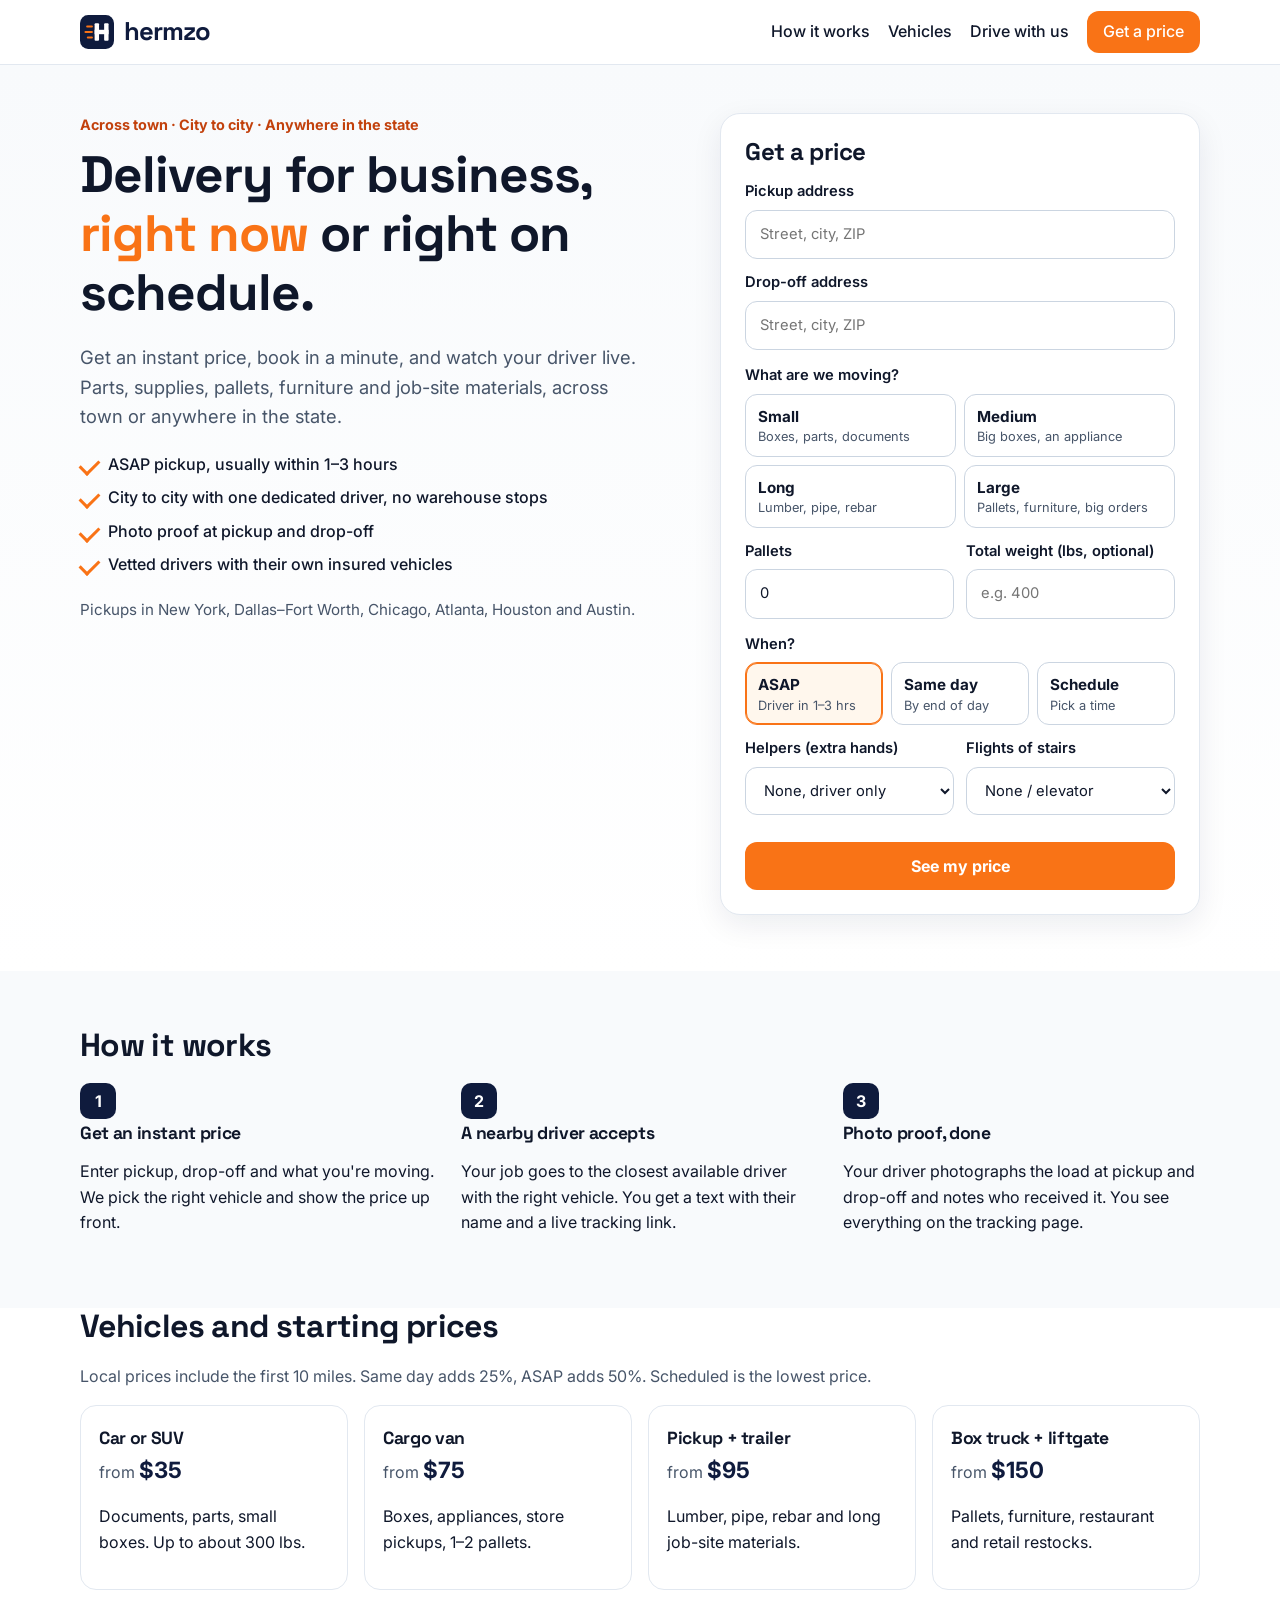
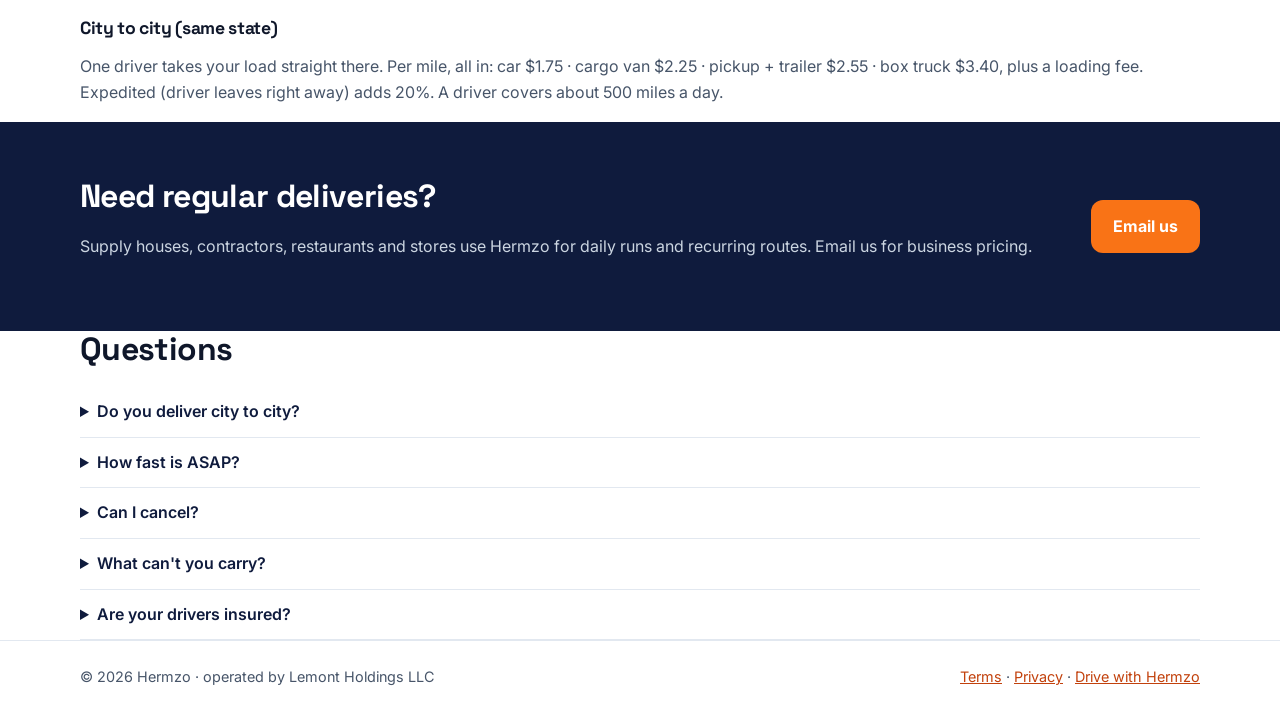
<file: index.html>
<!doctype html>
<html lang="en">
<head>
<meta charset="utf-8">
<meta name="viewport" content="width=device-width, initial-scale=1">
<title>Hermzo — Local and city-to-city delivery for business</title>
<meta name="description" content="Courier, cargo van, box truck and hot shot delivery across town and city to city within the state. Instant prices, ASAP, same day or scheduled. Pickups in New York, Dallas–Fort Worth, Chicago, Atlanta, Houston and Austin.">
<link rel="canonical" href="https://hermzo.com/">
<meta property="og:title" content="Hermzo — delivery when you need it">
<meta property="og:description" content="Instant prices for courier, cargo van, box truck and hot shot delivery. ASAP, same day or scheduled.">
<meta property="og:url" content="https://hermzo.com/">
<link rel="icon" href="/favicon.svg" type="image/svg+xml">
<link rel="preconnect" href="https://fonts.googleapis.com"><link rel="preconnect" href="https://fonts.gstatic.com" crossorigin>
<link href="https://fonts.googleapis.com/css2?family=Inter:wght@400;500;600;700&family=Space+Grotesk:wght@500;700&display=swap" rel="stylesheet">
<link rel="stylesheet" href="/hermzo.css">
<script type="application/ld+json">{"@context":"https://schema.org","@type":"LocalBusiness","name":"Hermzo","url":"https://hermzo.com","description":"On-demand and scheduled delivery: courier, cargo van, box truck and hot shot.","parentOrganization":{"@type":"Organization","name":"Lemont Holdings LLC"},"areaServed":["New York, NY","Dallas–Fort Worth, TX","Chicago, IL","Atlanta, GA","Houston, TX","Austin, TX"]}</script>
</head>
<body>
<header class="top">
  <div class="wrap row">
    <a href="/" class="brand" aria-label="Hermzo home">
      <svg width="34" height="34" viewBox="0 0 100 100" aria-hidden="true"><rect width="100" height="100" rx="24" fill="#0F1B3D"/><rect x="43" y="24" width="13" height="52" rx="3" fill="#fff"/><rect x="71" y="24" width="13" height="52" rx="3" fill="#fff"/><rect x="43" y="43.5" width="41" height="13" fill="#fff"/><g stroke="#F97316" stroke-width="6" stroke-linecap="round"><line x1="21" y1="34" x2="35" y2="34"/><line x1="16" y1="50" x2="35" y2="50"/><line x1="23" y1="66" x2="35" y2="66"/></g></svg>
      <span>hermzo</span>
    </a>
    <nav class="nav">
      <a href="#how">How it works</a>
      <a href="#vehicles">Vehicles</a>
      <a href="/drive/">Drive with us</a>
      <a href="#book" class="btn small">Get a price</a>
    </nav>
  </div>
</header>

<main>
<section class="hero">
  <div class="wrap hero-grid">
    <div class="hero-copy">
      <p class="eyebrow">Across town · City to city · Anywhere in the state</p>
      <h1>Delivery for business, <span class="accent">right now</span> or right on schedule.</h1>
      <p class="lead">Get an instant price, book in a minute, and watch your driver live. Parts, supplies, pallets, furniture and job-site materials, across town or anywhere in the state.</p>
      <ul class="ticks">
        <li>ASAP pickup, usually within 1–3 hours</li>
        <li>City to city with one dedicated driver, no warehouse stops</li>
        <li>Photo proof at pickup and drop-off</li>
        <li>Vetted drivers with their own insured vehicles</li>
      </ul>
      <p class="cities" id="cityLine">Pickups in New York, Dallas–Fort Worth, Chicago, Atlanta, Houston and Austin.</p>
    </div>

    <form class="card quote" id="book" novalidate>
      <h2>Get a price</h2>
      <div id="step1">
        <label>Pickup address<input id="pickup" autocomplete="off" placeholder="Street, city, ZIP" required></label>
        <label>Drop-off address<input id="dropoff" autocomplete="off" placeholder="Street, city, ZIP" required></label>

        <fieldset>
          <legend>What are we moving?</legend>
          <div class="choices four" id="sizes">
            <button type="button" data-size="small" class="choice"><b>Small</b><span>Boxes, parts, documents</span></button>
            <button type="button" data-size="medium" class="choice"><b>Medium</b><span>Big boxes, an appliance</span></button>
            <button type="button" data-size="long" class="choice"><b>Long</b><span>Lumber, pipe, rebar</span></button>
            <button type="button" data-size="large" class="choice"><b>Large</b><span>Pallets, furniture, big orders</span></button>
          </div>
        </fieldset>
        <div class="two">
          <label>Pallets <input id="pallets" type="number" min="0" max="26" value="0" inputmode="numeric"></label>
          <label>Total weight (lbs, optional)<input id="weight" type="number" min="0" max="20000" inputmode="numeric" placeholder="e.g. 400"></label>
        </div>

        <fieldset>
          <legend>When?</legend>
          <div class="choices three" id="speeds">
            <button type="button" data-speed="asap" class="choice on"><b>ASAP</b><span>Driver in 1–3 hrs</span></button>
            <button type="button" data-speed="same_day" class="choice"><b>Same day</b><span>By end of day</span></button>
            <button type="button" data-speed="scheduled" class="choice"><b>Schedule</b><span>Pick a time</span></button>
          </div>
        </fieldset>
        <label id="whenWrap" hidden>Pickup date and time<input id="when" type="datetime-local"></label>

        <div class="two">
          <label>Helpers (extra hands)
            <select id="helpers"><option value="0">None, driver only</option><option value="1">1 helper</option><option value="2">2 helpers</option></select></label>
          <label>Flights of stairs
            <select id="stairs"><option value="0">None / elevator</option><option value="1">1</option><option value="2">2</option><option value="3">3</option><option value="4">4+</option></select></label>
        </div>
        <p class="err" id="err1" role="alert"></p>
        <button type="submit" class="btn wide" id="quoteBtn">See my price</button>
      </div>

      <div id="step2" hidden>
        <div class="price">
          <div><span class="muted" id="vehLabel"></span><strong id="total"></strong></div>
          <button type="button" class="link" id="editBtn">Edit</button>
        </div>
        <div class="choices three" id="speedPrices"></div>
        <ul class="lines" id="lines"></ul>
        <p class="longnote" id="longNote" hidden></p>

        <label>What are we picking up?<textarea id="items" rows="2" placeholder="e.g. 6 boxes of tile, about 300 lbs" required></textarea></label>
        <div class="two">
          <label>Your name<input id="name" autocomplete="name" required></label>
          <label>Mobile number<input id="phone" type="tel" autocomplete="tel" placeholder="(512) 555-0123" required></label>
        </div>
        <div class="two">
          <label>Email (for your receipt)<input id="email" type="email" autocomplete="email"></label>
          <label>Company (optional)<input id="company" autocomplete="organization"></label>
        </div>
        <details>
          <summary>Pickup and drop-off contacts and notes</summary>
          <label>Pickup contact (name and phone)<input id="pcontact"></label>
          <label>Pickup notes<input id="pnotes" placeholder="Dock 4, ask for Mike, gate code…"></label>
          <label>Drop-off contact (name and phone)<input id="dcontact"></label>
          <label>Drop-off notes<input id="dnotes" placeholder="Leave at front desk, suite 210…"></label>
        </details>
        <label class="agree"><input type="checkbox" id="agree"> <span>I agree to the <a href="/terms/" target="_blank">Terms</a> and <a href="/privacy/" target="_blank">Privacy Policy</a>.</span></label>
        <input type="text" id="website" class="hp" tabindex="-1" autocomplete="off" aria-hidden="true">
        <p class="err" id="err2" role="alert"></p>
        <button type="button" class="btn wide" id="bookBtn">Book delivery</button>
        <p class="fine">You pay by card on the next step. Free cancellation until a driver is assigned.</p>
      </div>

      <div id="done" hidden>
        <h3>You're booked 🎉</h3>
        <p id="doneText">We got your request and will text you shortly to confirm.</p>
        <a class="btn wide" id="trackLink" href="#">Track your delivery</a>
      </div>
    </form>
  </div>
</section>

<section class="band" id="how">
  <div class="wrap">
    <h2>How it works</h2>
    <div class="grid3">
      <div><span class="num">1</span><h3>Get an instant price</h3><p>Enter pickup, drop-off and what you're moving. We pick the right vehicle and show the price up front.</p></div>
      <div><span class="num">2</span><h3>A nearby driver accepts</h3><p>Your job goes to the closest available driver with the right vehicle. You get a text with their name and a live tracking link.</p></div>
      <div><span class="num">3</span><h3>Photo proof, done</h3><p>Your driver photographs the load at pickup and drop-off and notes who received it. You see everything on the tracking page.</p></div>
    </div>
  </div>
</section>

<section class="wrap" id="vehicles">
  <h2>Vehicles and starting prices</h2>
  <p class="muted">Local prices include the first 10 miles. Same day adds 25%, ASAP adds 50%. Scheduled is the lowest price.</p>
  <div class="grid4">
    <div class="veh"><h3>Car or SUV</h3><p class="from">from <b>$35</b></p><p>Documents, parts, small boxes. Up to about 300 lbs.</p></div>
    <div class="veh"><h3>Cargo van</h3><p class="from">from <b>$75</b></p><p>Boxes, appliances, store pickups, 1–2 pallets.</p></div>
    <div class="veh"><h3>Pickup + trailer</h3><p class="from">from <b>$95</b></p><p>Lumber, pipe, rebar and long job-site materials.</p></div>
    <div class="veh"><h3>Box truck + liftgate</h3><p class="from">from <b>$150</b></p><p>Pallets, furniture, restaurant and retail restocks.</p></div>
  </div>
  <h3 style="margin-top:28px">City to city (same state)</h3>
  <p class="muted">One driver takes your load straight there. Per mile, all in: car $1.75 · cargo van $2.25 · pickup + trailer $2.55 · box truck $3.40, plus a loading fee. Expedited (driver leaves right away) adds 20%. A driver covers about 500 miles a day.</p>
</section>

<section class="band dark">
  <div class="wrap split">
    <div>
      <h2>Need regular deliveries?</h2>
      <p>Supply houses, contractors, restaurants and stores use Hermzo for daily runs and recurring routes. Email us for business pricing.</p>
    </div>
    <a class="btn" href="mailto:support@hermzo.com?subject=Business%20delivery%20pricing">Email us</a>
  </div>
</section>

<section class="wrap faq">
  <h2>Questions</h2>
  <details><summary>Do you deliver city to city?</summary><p>Yes, anywhere in the same state. Pick up in any city we serve and deliver anywhere in that state, like Houston to Dallas, El Paso or Amarillo, or Chicago to Springfield. One driver takes your load straight there, about 500 miles a day. We don't deliver across state lines.</p></details>
  <details><summary>How fast is ASAP?</summary><p>Most ASAP pickups happen within 1–3 hours, depending on distance and how many drivers are nearby. You'll see your driver's name and live location as soon as one accepts.</p></details>
  <details><summary>Can I cancel?</summary><p>Yes. Cancel free from your tracking page any time before a driver is assigned, and you're refunded in full. After that, text us and we'll help.</p></details>
  <details><summary>What can't you carry?</summary><p>No hazardous materials, firearms, live animals, cash or medical specimens. If you're not sure, text us before you book.</p></details>
  <details><summary>Are your drivers insured?</summary><p>Every driver carries their own commercial auto insurance and passes a background and driving record check before their first job.</p></details>
</section>
</main>

<footer class="foot">
  <div class="wrap row">
    <p>© <span id="yr"></span> Hermzo · operated by Lemont Holdings LLC</p>
    <p><a href="/terms/">Terms</a> · <a href="/privacy/">Privacy</a> · <a href="/drive/">Drive with Hermzo</a></p>
  </div>
</footer>

<script src="/hermzo.js"></script>
</body>
</html>
</file>
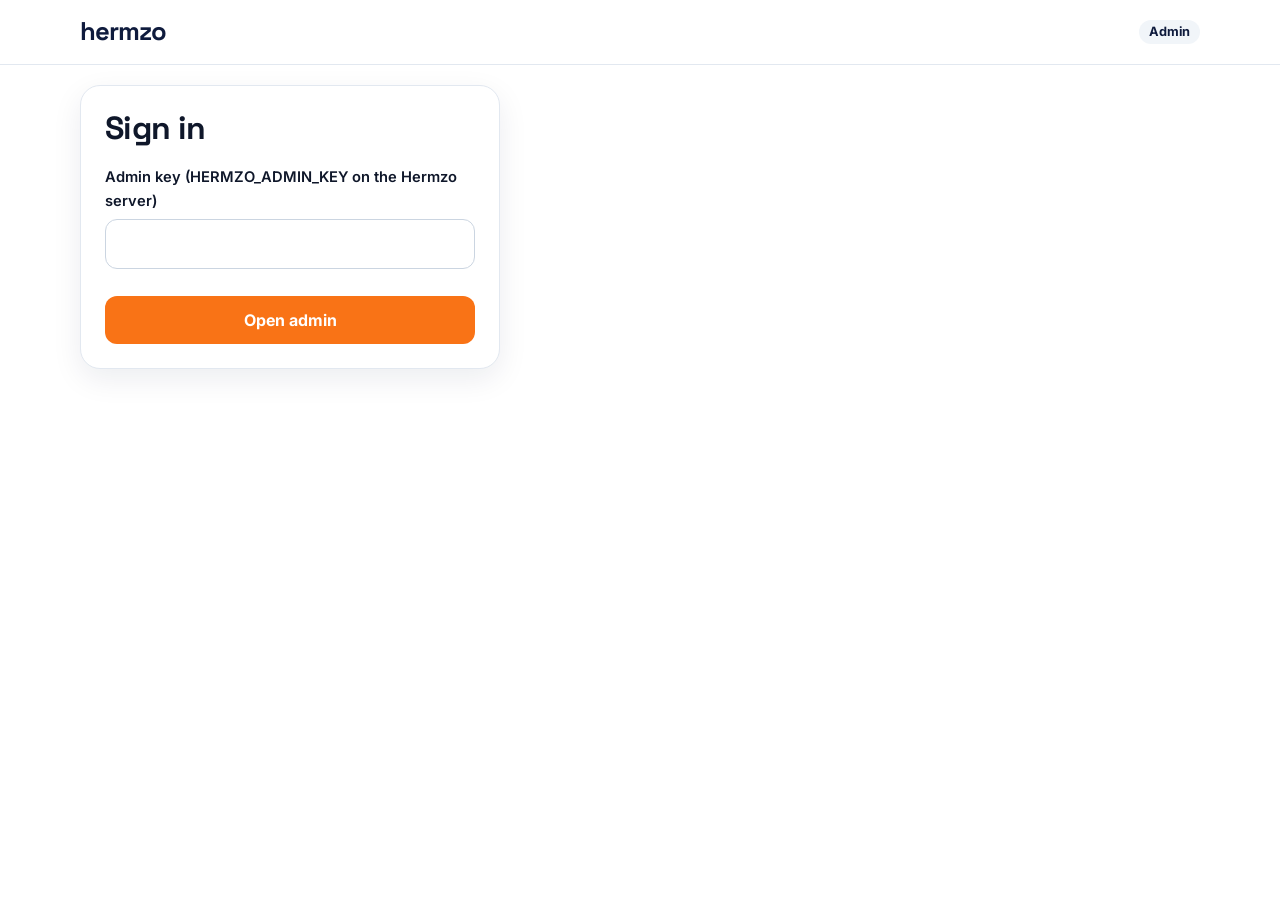
<file: admin/index.html>
<!doctype html>
<html lang="en">
<head>
<meta charset="utf-8">
<meta name="viewport" content="width=device-width, initial-scale=1">
<title>Hermzo admin</title>
<meta name="robots" content="noindex,nofollow">
<link rel="icon" href="/favicon.svg" type="image/svg+xml">
<link href="https://fonts.googleapis.com/css2?family=Inter:wght@400;500;600;700&family=Space+Grotesk:wght@500;700&display=swap" rel="stylesheet">
<link rel="stylesheet" href="/hermzo.css">
<style>
.tabs{display:flex;gap:8px;flex-wrap:wrap;margin:16px 0}
.tabs button{border:1.5px solid var(--line);background:#fff;border-radius:999px;padding:8px 16px;font:inherit;font-weight:600;cursor:pointer;min-height:40px}
.tabs button.on{background:var(--navy);color:#fff;border-color:var(--navy)}
.stats{display:grid;grid-template-columns:repeat(auto-fit,minmax(160px,1fr));gap:12px}
.stats div{border:1px solid var(--line);border-radius:14px;padding:14px}.stats b{display:block;font-family:'Space Grotesk';font-size:1.6rem}
.docs{display:grid;grid-template-columns:repeat(auto-fill,minmax(180px,1fr));gap:10px}.docs img{width:100%;height:140px;object-fit:cover;border-radius:10px;border:1px solid var(--line)}
.actions{display:flex;gap:8px;flex-wrap:wrap;margin-top:12px}.actions .btn{min-height:40px;padding:8px 14px}
tr.click{cursor:pointer}tr.click:hover{background:var(--bg)}
</style>
</head>
<body>
<header class="top"><div class="wrap row"><a href="/" class="brand"><span>hermzo</span></a><span class="pill">Admin</span></div></header>
<main class="wrap" style="padding-top:20px;padding-bottom:60px">
  <form id="login" class="card" style="max-width:420px">
    <h2>Sign in</h2>
    <label>Admin key (HERMZO_ADMIN_KEY on the Hermzo server)<input id="key" type="password" autocomplete="current-password" required></label>
    <p class="err" id="loginErr" role="alert"></p>
    <button class="btn wide">Open admin</button>
  </form>

  <div id="app" hidden>
    <div class="tabs" role="tablist">
      <button data-tab="overview" class="on">Overview</button>
      <button data-tab="drivers">Drivers</button>
      <button data-tab="deliveries">Deliveries</button>
      <button id="logout" type="button">Sign out</button>
    </div>
    <p class="err" id="err" role="alert"></p>

    <section id="overview" style="padding:0"><div class="stats" id="stats"></div></section>

    <section id="drivers" hidden style="padding:0">
      <label style="max-width:260px">Show<select id="dFilter"><option value="pending">Waiting for review</option><option value="approved">Approved</option><option value="applying">Still applying</option><option value="rejected">Rejected</option><option value="deactivated">Deactivated</option><option value="">All</option></select></label>
      <div class="tablebox"><table><thead><tr><th>Name</th><th>City</th><th>Phone</th><th>Status</th><th>Checks</th><th>Jobs</th></tr></thead><tbody id="dRows"></tbody></table></div>
      <div class="card" id="dDetail" hidden style="margin-top:16px"></div>
    </section>

    <section id="deliveries" hidden style="padding:0">
      <label style="max-width:260px">Show<select id="jFilter"><option value="requested,pending_payment,searching,unassigned">Needs a driver</option><option value="assigned,to_pickup,at_pickup,picked_up,to_dropoff">In progress</option><option value="delivered">Delivered</option><option value="cancelled">Cancelled</option><option value="">All</option></select></label>
      <div class="tablebox"><table><thead><tr><th>Code</th><th>When</th><th>Route</th><th>Vehicle</th><th>Total</th><th>Driver pay</th><th>Status</th></tr></thead><tbody id="jRows"></tbody></table></div>
      <div class="card" id="jDetail" hidden style="margin-top:16px"></div>
    </section>
  </div>
</main>
<script>
(function () {
  var API = (window.HERMZO_API || 'https://api.hermzo.com') + '/hermzo';
  var $ = function (x) { return document.getElementById(x); };
  var key = sessionStorage.getItem('hzKey') || '';
  var money = function (c) { return '$' + ((c || 0) / 100).toLocaleString('en-US', { minimumFractionDigits: 2, maximumFractionDigits: 2 }); };
  var esc = function (s) { return String(s == null ? '' : s).replace(/[&<>"']/g, function (c) { return { '&': '&amp;', '<': '&lt;', '>': '&gt;', '"': '&quot;', "'": '&#39;' }[c]; }); };
  var fmt = function (iso) { return iso ? new Date(iso).toLocaleString([], { month: 'short', day: 'numeric', hour: 'numeric', minute: '2-digit' }) : ''; };
  var approvedDrivers = [];

  function call(path, body) {
    return fetch(API + path, { method: body ? 'POST' : 'GET', headers: { 'x-admin-key': key, 'Content-Type': 'application/json' }, body: body ? JSON.stringify(body) : undefined })
      .then(function (r) { return r.json().catch(function () { return {}; }).then(function (j) { j._ok = r.ok; j._status = r.status; return j; }); });
  }
  function show(tab) {
    ['overview', 'drivers', 'deliveries'].forEach(function (t) { $(t).hidden = t !== tab; });
    Array.prototype.forEach.call(document.querySelectorAll('[data-tab]'), function (b) { b.classList.toggle('on', b.getAttribute('data-tab') === tab); });
    if (tab === 'overview') loadStats(); if (tab === 'drivers') loadDrivers(); if (tab === 'deliveries') loadJobs();
  }
  document.querySelector('.tabs').addEventListener('click', function (e) { var t = e.target.getAttribute('data-tab'); if (t) show(t); });
  $('logout').addEventListener('click', function () { sessionStorage.removeItem('hzKey'); location.reload(); });

  function start() {
    call('/admin/stats').then(function (j) {
      if (j._status === 401) { $('login').hidden = false; $('app').hidden = true; $('loginErr').textContent = key ? 'That key didn’t work.' : ''; return; }
      $('login').hidden = true; $('app').hidden = false; renderStats(j);
      call('/admin/drivers?status=approved').then(function (d) { approvedDrivers = d.drivers || []; });
    });
  }
  $('login').addEventListener('submit', function (e) { e.preventDefault(); key = $('key').value.trim(); sessionStorage.setItem('hzKey', key); start(); });

  function renderStats(s) {
    $('stats').innerHTML = [['Jobs this week', s.week_jobs], ['Delivered', s.week_delivered], ['Gross', money(s.week_gross_cents)], ['You kept', money(s.week_margin_cents)], ['Drivers online', s.drivers_online], ['Drivers to review', s.drivers_pending]]
      .map(function (x) { return '<div><span class="muted">' + x[0] + '</span><b>' + esc(x[1]) + '</b></div>'; }).join('');
  }
  function loadStats() { call('/admin/stats').then(renderStats); }

  // ---- drivers
  $('dFilter').addEventListener('change', loadDrivers);
  function loadDrivers() {
    call('/admin/drivers' + ($('dFilter').value ? '?status=' + $('dFilter').value : '')).then(function (j) {
      $('dRows').innerHTML = (j.drivers || []).map(function (d) {
        return '<tr class="click" data-id="' + esc(d.user_id) + '"><td>' + esc(d.full_name) + '</td><td>' + esc(d.city) + '</td><td>' + esc(d.phone) + '</td><td><span class="pill">' + esc(d.status) + '</span></td><td>' + esc(d.background_status) + '</td><td>' + esc(d.completed) + '</td></tr>';
      }).join('') || '<tr><td colspan="6" class="muted">Nobody here.</td></tr>';
    });
  }
  $('dRows').addEventListener('click', function (e) { var tr = e.target.closest('tr[data-id]'); if (tr) openDriver(tr.getAttribute('data-id')); });
  function img(u, alt) { return u ? '<a href="' + esc(u) + '" target="_blank"><img src="' + esc(u) + '" alt="' + esc(alt) + '"></a>' : ''; }
  function openDriver(id) {
    call('/admin/drivers/' + id).then(function (j) {
      var d = j.driver; if (!d) return;
      var h = '<h2>' + esc(d.full_name) + ' <span class="pill">' + esc(d.status) + '</span></h2>' +
        '<p class="muted">' + esc(d.phone) + ' · ' + esc(d.email) + ' · ' + esc(d.city) + ' · reliability ' + esc(d.reliability) + ' · ' + esc(d.completed) + ' jobs · ' + esc(d.late_cancels) + ' late drops</p>' +
        '<h3>License</h3><p>' + esc(d.license_state) + ' · expires ' + esc(d.license_expires) + '</p><div class="docs">' + img(d.license_url, 'License') + '</div>' +
        '<h3>Insurance</h3><p>' + esc(d.insurance_carrier) + ' · policy ' + esc(d.insurance_policy) + ' · expires ' + esc(d.insurance_expires) + '</p><div class="docs">' + img(d.insurance_url, 'Insurance card') + '</div>' +
        '<h3>Long-distance authority</h3>' + (d.usdot_number ? '<p>USDOT ' + esc(d.usdot_number) + (d.mc_number ? ' · MC ' + esc(d.mc_number) : '') + ' · cargo insurance ' + money(d.cargo_insurance_cents) + ' until ' + esc(d.cargo_insurance_expires) + ' · <b>' + (d.authority_verified ? 'VERIFIED' : 'not verified') + '</b> · <a target="_blank" href="https://safer.fmcsa.dot.gov/query.asp?searchtype=ANY&query_type=queryCarrierSnapshot&query_param=USDOT&query_string=' + encodeURIComponent(d.usdot_number) + '">Check on FMCSA SAFER</a></p><div class="docs">' + img(d.authority_url, 'Authority or cargo insurance') + '</div><div class="actions"><button class="btn small" data-auth="1">Verify authority</button><button class="btn small ghost" data-auth="0">Remove verification</button></div>' : '<p class="muted">None added. Needed only for loads that cross state lines.</p>') +
        '<p>Contractor agreement: ' + (d.contractor_agreed_at ? fmt(d.contractor_agreed_at) : 'no') + ' · Background consent: ' + (d.background_consent_at ? fmt(d.background_consent_at) : 'no') + ' · Payouts: ' + (d.payouts_enabled ? 'set up' : 'not yet') + '</p>' +
        (j.vehicles || []).map(function (v) {
          return '<h3>' + esc([v.year, v.make, v.model].join(' ')) + ' <span class="pill">' + esc(v.type) + '</span> <span class="pill">' + esc(v.status) + '</span></h3><p>' + esc(v.color) + ' · plate ' + esc(v.plate) + ' ' + esc(v.plate_state) + (v.has_liftgate ? ' · liftgate' : '') + (v.cargo_length_ft ? ' · ' + esc(v.cargo_length_ft) + ' ft' : '') + '</p><div class="docs">' + (v.photo_urls || []).map(function (u) { return img(u, 'Vehicle photo'); }).join('') + '</div>' +
            '<div class="actions"><button class="btn small" data-veh="' + esc(v.id) + '" data-d="approve">Approve vehicle</button><button class="btn small ghost" data-veh="' + esc(v.id) + '" data-d="reject">Reject vehicle</button></div>';
        }).join('') +
        '<label style="max-width:260px">Checkr result<select id="bg"><option value="">(no change)</option><option value="pending">Pending</option><option value="clear">Clear</option><option value="consider">Consider</option><option value="failed">Failed</option></select></label>' +
        '<label>Note to driver (sent if rejected)<input id="reason"></label>' +
        '<div class="actions"><button class="btn" data-dec="approve">Approve driver</button><button class="btn ghost" data-dec="reject">Reject</button><button class="btn ghost" data-dec="deactivate">Deactivate</button><button class="btn ghost" data-dec="reactivate">Reactivate</button></div>';
      $('dDetail').innerHTML = h; $('dDetail').hidden = false; $('dDetail').dataset.id = id; $('dDetail').scrollIntoView({ behavior: 'smooth' });
    });
  }
  $('dDetail').addEventListener('click', function (e) {
    var b = e.target.closest('button'); if (!b) return;
    var id = $('dDetail').dataset.id;
    if (b.dataset.veh) return call('/admin/vehicles/' + b.dataset.veh + '/decision', { decision: b.dataset.d }).then(function () { openDriver(id); });
    if (b.dataset.auth) return call('/admin/drivers/' + id + '/authority', { verified: b.dataset.auth === '1' }).then(function (j) { $('err').textContent = j._ok ? '' : (j.error || 'Failed'); openDriver(id); });
    if (b.dataset.dec) {
      if (b.dataset.dec !== 'approve' && !confirm(b.dataset.dec + ' this driver?')) return;
      call('/admin/drivers/' + id + '/decision', { decision: b.dataset.dec, reason: $('reason').value, background_status: $('bg').value || undefined }).then(function (j) {
        $('err').textContent = j._ok ? '' : (j.error || 'Failed'); openDriver(id); loadDrivers();
      });
    }
  });

  // ---- deliveries
  $('jFilter').addEventListener('change', loadJobs);
  function loadJobs() {
    call('/admin/deliveries' + ($('jFilter').value ? '?status=' + $('jFilter').value : '')).then(function (j) {
      $('jRows').innerHTML = (j.deliveries || []).map(function (d) {
        return '<tr class="click" data-id="' + esc(d.id) + '"><td>HZ-' + esc(d.code) + '</td><td>' + (d.speed === 'scheduled' ? fmt(d.scheduled_for) : esc(d.speed.toUpperCase())) + '</td><td>' + esc(d.pickup_address) + '<br>→ ' + esc(d.dropoff_address) + '</td><td>' + esc(d.vehicle_type) + (d.long_haul ? ' <span class="pill">LONG ' + Math.round(d.miles) + ' mi</span>' : '') + (d.interstate ? ' <span class="pill">' + esc(d.pickup_state) + '→' + esc(d.dropoff_state) + '</span>' : '') + '</td><td>' + money(d.total_cents) + '</td><td>' + money(d.driver_pay_cents) + '</td><td><span class="pill">' + esc(d.status) + '</span></td></tr>';
      }).join('') || '<tr><td colspan="7" class="muted">Nothing here.</td></tr>';
    });
  }
  $('jRows').addEventListener('click', function (e) { var tr = e.target.closest('tr[data-id]'); if (tr) openJob(tr.getAttribute('data-id')); });
  function openJob(id) {
    call('/admin/deliveries/' + id).then(function (j) {
      var d = j.delivery; if (!d) return;
      var opts = approvedDrivers.map(function (x) { return '<option value="' + esc(x.user_id) + '">' + esc(x.full_name) + ' · ' + esc(x.city) + (x.online ? ' · online' : '') + '</option>'; }).join('');
      $('jDetail').innerHTML = '<h2>HZ-' + esc(d.code) + ' <span class="pill">' + esc(d.status) + '</span></h2>' +
        '<p><b>' + esc(d.customer_name) + '</b>' + (d.company ? ' · ' + esc(d.company) : '') + ' · ' + esc(d.customer_phone) + ' · ' + esc(d.customer_email) + '</p>' +
        '<p><b>Pickup:</b> ' + esc(d.pickup_address) + (d.pickup_contact ? ' · ' + esc(d.pickup_contact) : '') + (d.pickup_notes ? '<br><i>' + esc(d.pickup_notes) + '</i>' : '') + '</p>' +
        '<p><b>Drop-off:</b> ' + esc(d.dropoff_address) + (d.dropoff_contact ? ' · ' + esc(d.dropoff_contact) : '') + (d.dropoff_notes ? '<br><i>' + esc(d.dropoff_notes) + '</i>' : '') + '</p>' +
        '<p><b>Load:</b> ' + esc(d.item_description) + ' · ' + esc(d.load_size) + (d.pallets ? ' · ' + d.pallets + ' pallets' : '') + (d.weight_lbs ? ' · ' + d.weight_lbs + ' lbs' : '') + ' · ' + esc(d.vehicle_type) + (d.needs_liftgate ? ' (liftgate)' : '') + '</p>' +
        '<p><b>Price:</b> ' + money(d.total_cents) + ' · driver ' + money(d.driver_pay_cents) + ' · ' + esc(d.miles) + ' mi · ~' + esc(d.est_minutes) + ' min · paid: ' + (d.paid_at ? fmt(d.paid_at) : 'no') + '</p>' +
        '<div class="docs">' + (d.pickup_urls || []).concat(d.dropoff_urls || []).map(function (u) { return img(u, 'Proof photo'); }).join('') + '</div>' +
        '<p class="muted">Offers: ' + (j.offers || []).map(function (o) { return esc(o.status) + ' (' + esc(o.distance_mi) + ' mi)'; }).join(', ') + '</p>' +
        '<div class="actions">' +
        (['requested', 'pending_payment', 'unassigned'].indexOf(d.status) > -1 ? '<button class="btn" data-act="release">Paid · send to drivers</button>' : '') +
        (!d.driver_id && d.status !== 'cancelled' && d.status !== 'delivered' ? '<select id="assignTo" style="max-width:280px">' + opts + '</select><button class="btn ghost" data-act="assign">Assign driver</button>' : '') +
        (d.status !== 'delivered' && d.status !== 'cancelled' ? '<button class="btn ghost" data-act="cancel">Cancel + refund</button>' : '') +
        '<a class="btn ghost" target="_blank" href="/track/?id=' + esc(d.id) + '&t=' + esc(d.track_token) + '">Tracking page</a></div>';
      $('jDetail').hidden = false; $('jDetail').dataset.id = id; $('jDetail').scrollIntoView({ behavior: 'smooth' });
    });
  }
  $('jDetail').addEventListener('click', function (e) {
    var b = e.target.closest('button[data-act]'); if (!b) return;
    var id = $('jDetail').dataset.id, act = b.dataset.act, body = {};
    if (act === 'assign') body.driver_id = $('assignTo').value;
    if (act === 'cancel') { if (!confirm('Cancel this job and refund the customer?')) return; body.refund = true; }
    call('/admin/deliveries/' + id + '/' + act, body).then(function (j) { $('err').textContent = j._ok ? '' : (j.error || 'Failed'); openJob(id); loadJobs(); });
  });

  if (key) start(); else { $('login').hidden = false; }
})();
</script>
</body>
</html>
</file>
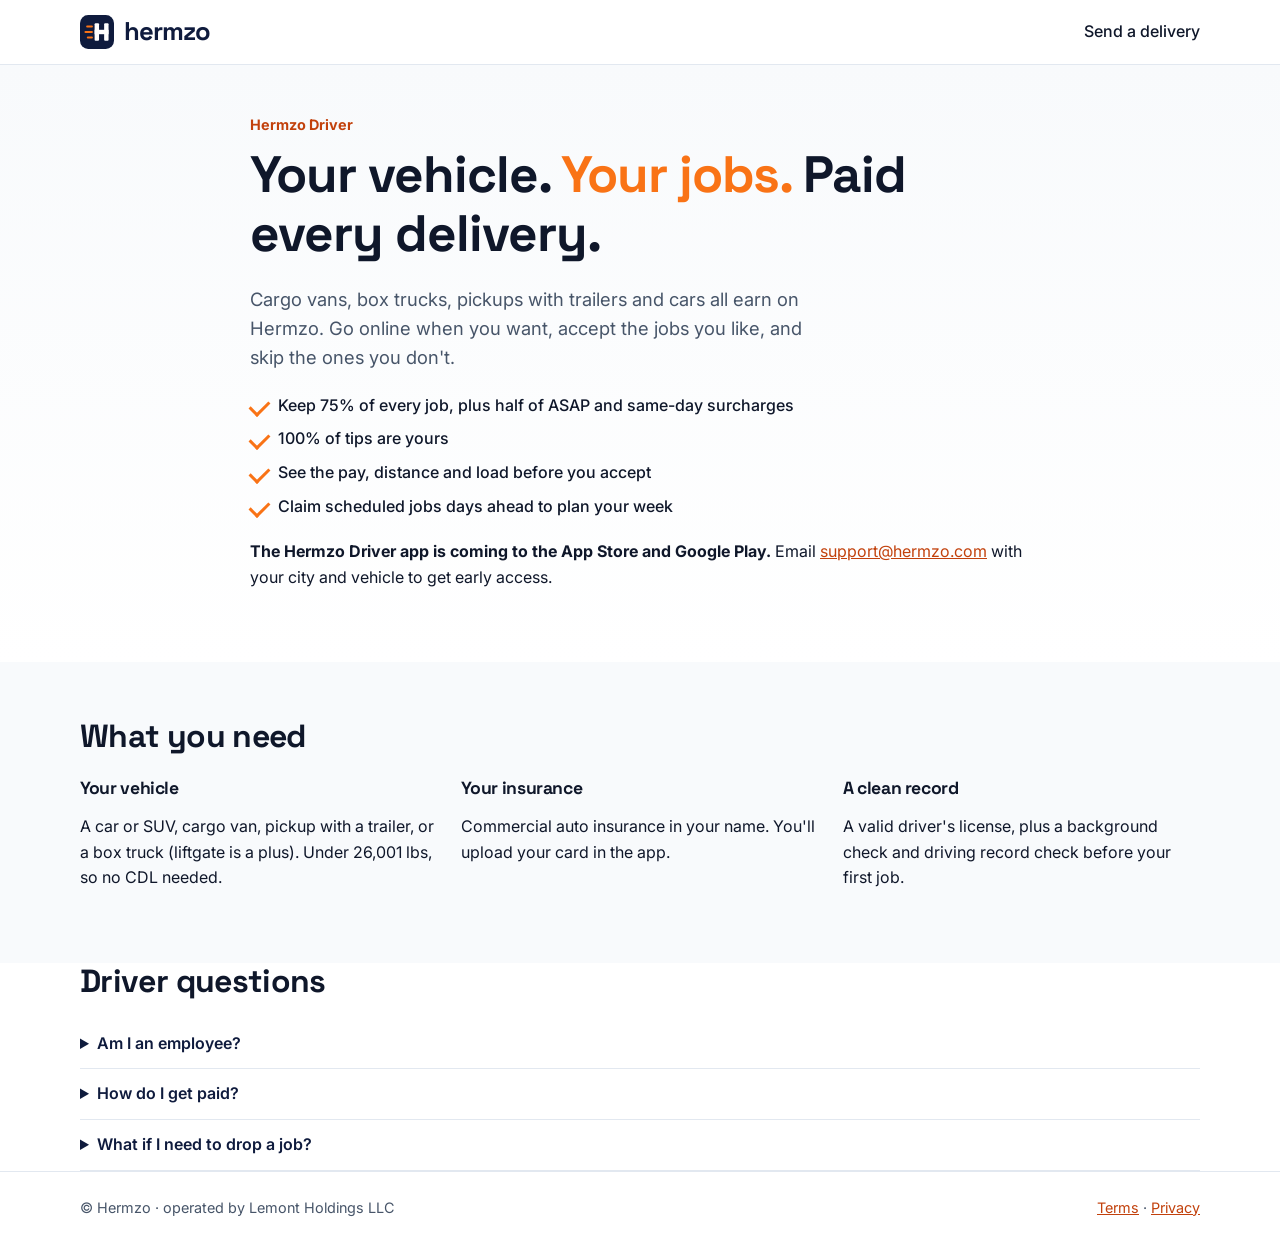
<file: drive/index.html>
<!doctype html>
<html lang="en">
<head>
<meta charset="utf-8">
<meta name="viewport" content="width=device-width, initial-scale=1">
<title>Drive with Hermzo — delivery jobs for van, truck and car owners</title>
<meta name="description" content="Earn with your cargo van, box truck, pickup and trailer, or car. Pick the jobs you want, keep 75% of every job plus 100% of tips. New York, Dallas, Chicago, Atlanta, Houston and Austin.">
<link rel="canonical" href="https://hermzo.com/drive/">
<link rel="icon" href="/favicon.svg" type="image/svg+xml">
<link href="https://fonts.googleapis.com/css2?family=Inter:wght@400;500;600;700&family=Space+Grotesk:wght@500;700&display=swap" rel="stylesheet">
<link rel="stylesheet" href="/hermzo.css">
</head>
<body>
<header class="top"><div class="wrap row">
  <a href="/" class="brand" aria-label="Hermzo home"><svg width="34" height="34" viewBox="0 0 100 100" aria-hidden="true"><rect width="100" height="100" rx="24" fill="#0F1B3D"/><rect x="43" y="24" width="13" height="52" rx="3" fill="#fff"/><rect x="71" y="24" width="13" height="52" rx="3" fill="#fff"/><rect x="43" y="43.5" width="41" height="13" fill="#fff"/><g stroke="#F97316" stroke-width="6" stroke-linecap="round"><line x1="21" y1="34" x2="35" y2="34"/><line x1="16" y1="50" x2="35" y2="50"/><line x1="23" y1="66" x2="35" y2="66"/></g></svg><span>hermzo</span></a>
  <nav class="nav"><a href="/">Send a delivery</a></nav>
</div></header>
<main>
<section class="hero"><div class="wrap" style="max-width:820px">
  <p class="eyebrow">Hermzo Driver</p>
  <h1>Your vehicle. <span class="accent">Your jobs.</span> Paid every delivery.</h1>
  <p class="lead">Cargo vans, box trucks, pickups with trailers and cars all earn on Hermzo. Go online when you want, accept the jobs you like, and skip the ones you don't.</p>
  <ul class="ticks">
    <li>Keep 75% of every job, plus half of ASAP and same-day surcharges</li>
    <li>100% of tips are yours</li>
    <li>See the pay, distance and load before you accept</li>
    <li>Claim scheduled jobs days ahead to plan your week</li>
  </ul>
  <p><b>The Hermzo Driver app is coming to the App Store and Google Play.</b> Email <a href="mailto:support@hermzo.com?subject=Driver%20signup">support@hermzo.com</a> with your city and vehicle to get early access.</p>
</div></section>
<section class="band"><div class="wrap">
  <h2>What you need</h2>
  <div class="grid3">
    <div><h3>Your vehicle</h3><p>A car or SUV, cargo van, pickup with a trailer, or a box truck (liftgate is a plus). Under 26,001 lbs, so no CDL needed.</p></div>
    <div><h3>Your insurance</h3><p>Commercial auto insurance in your name. You'll upload your card in the app.</p></div>
    <div><h3>A clean record</h3><p>A valid driver's license, plus a background check and driving record check before your first job.</p></div>
  </div>
</div></section>
<section class="wrap faq">
  <h2>Driver questions</h2>
  <details><summary>Am I an employee?</summary><p>No. Drivers are independent contractors. You choose when to drive and which jobs to take.</p></details>
  <details><summary>How do I get paid?</summary><p>Add your bank in the app. Your pay for each job is sent to your account after you mark it delivered.</p></details>
  <details><summary>What if I need to drop a job?</summary><p>You can, but dropping jobs at the last minute lowers your reliability score, and repeated last-minute drops can deactivate your account.</p></details>
</section>
</main>
<footer class="foot"><div class="wrap row"><p>© Hermzo · operated by Lemont Holdings LLC</p><p><a href="/terms/">Terms</a> · <a href="/privacy/">Privacy</a></p></div></footer>
</body>
</html>
</file>
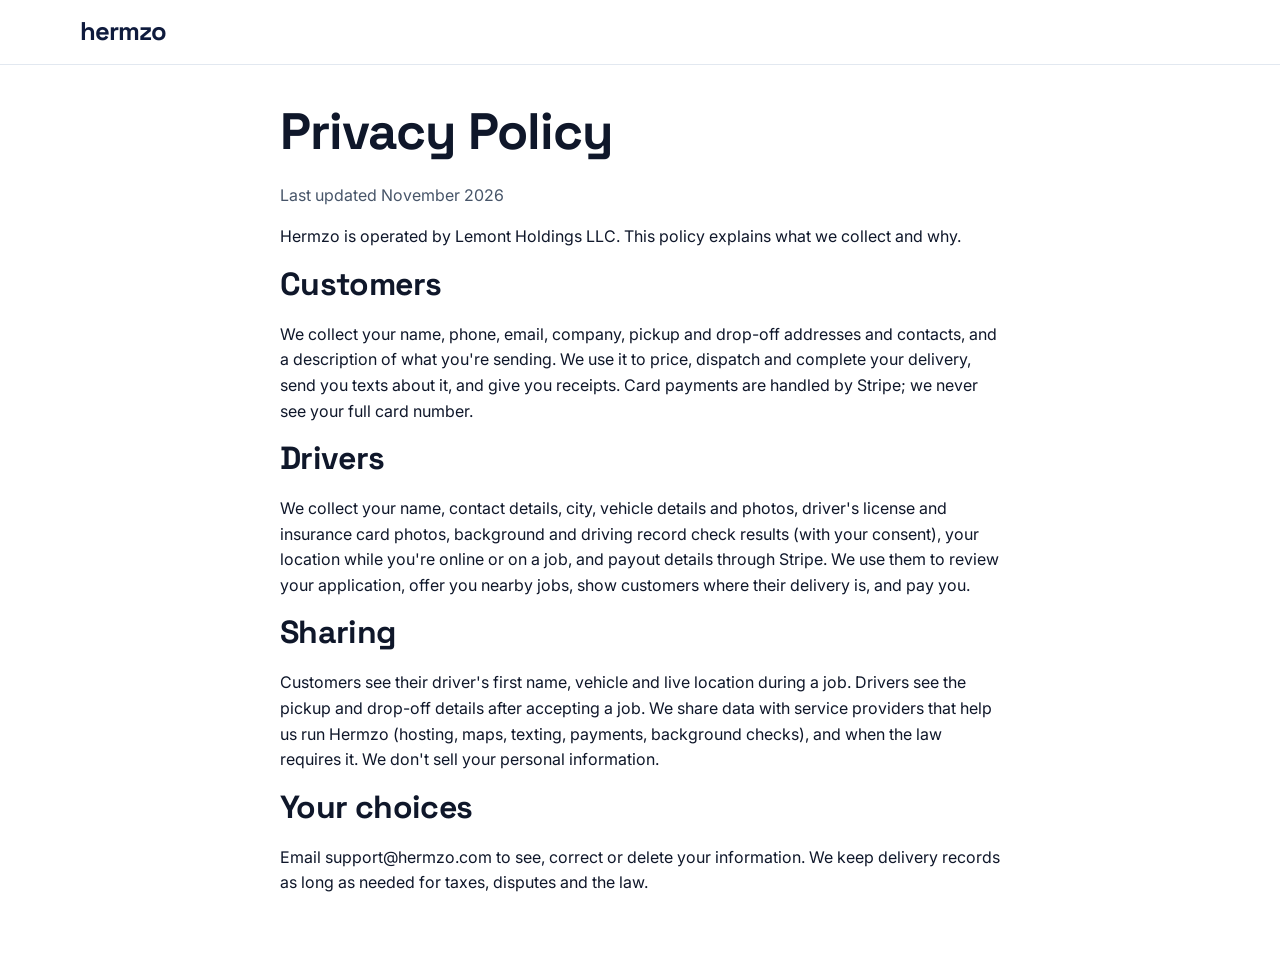
<file: privacy/index.html>
<!doctype html>
<html lang="en">
<head>
<meta charset="utf-8">
<meta name="viewport" content="width=device-width, initial-scale=1">
<title>Privacy · Hermzo</title>
<link rel="icon" href="/favicon.svg" type="image/svg+xml">
<link href="https://fonts.googleapis.com/css2?family=Inter:wght@400;500;600;700&family=Space+Grotesk:wght@500;700&display=swap" rel="stylesheet">
<link rel="stylesheet" href="/hermzo.css">
</head>
<body>
<header class="top"><div class="wrap row"><a href="/" class="brand"><span>hermzo</span></a></div></header>
<main class="wrap" style="max-width:760px;padding:28px 20px 60px">
<h1>Privacy Policy</h1>
<p class="muted">Last updated November 2026</p>
<p>Hermzo is operated by Lemont Holdings LLC. This policy explains what we collect and why.</p>
<h2>Customers</h2>
<p>We collect your name, phone, email, company, pickup and drop-off addresses and contacts, and a description of what you're sending. We use it to price, dispatch and complete your delivery, send you texts about it, and give you receipts. Card payments are handled by Stripe; we never see your full card number.</p>
<h2>Drivers</h2>
<p>We collect your name, contact details, city, vehicle details and photos, driver's license and insurance card photos, background and driving record check results (with your consent), your location while you're online or on a job, and payout details through Stripe. We use them to review your application, offer you nearby jobs, show customers where their delivery is, and pay you.</p>
<h2>Sharing</h2>
<p>Customers see their driver's first name, vehicle and live location during a job. Drivers see the pickup and drop-off details after accepting a job. We share data with service providers that help us run Hermzo (hosting, maps, texting, payments, background checks), and when the law requires it. We don't sell your personal information.</p>
<h2>Your choices</h2>
<p>Email support@hermzo.com to see, correct or delete your information. We keep delivery records as long as needed for taxes, disputes and the law.</p>
</main>
</body>
</html>
</file>
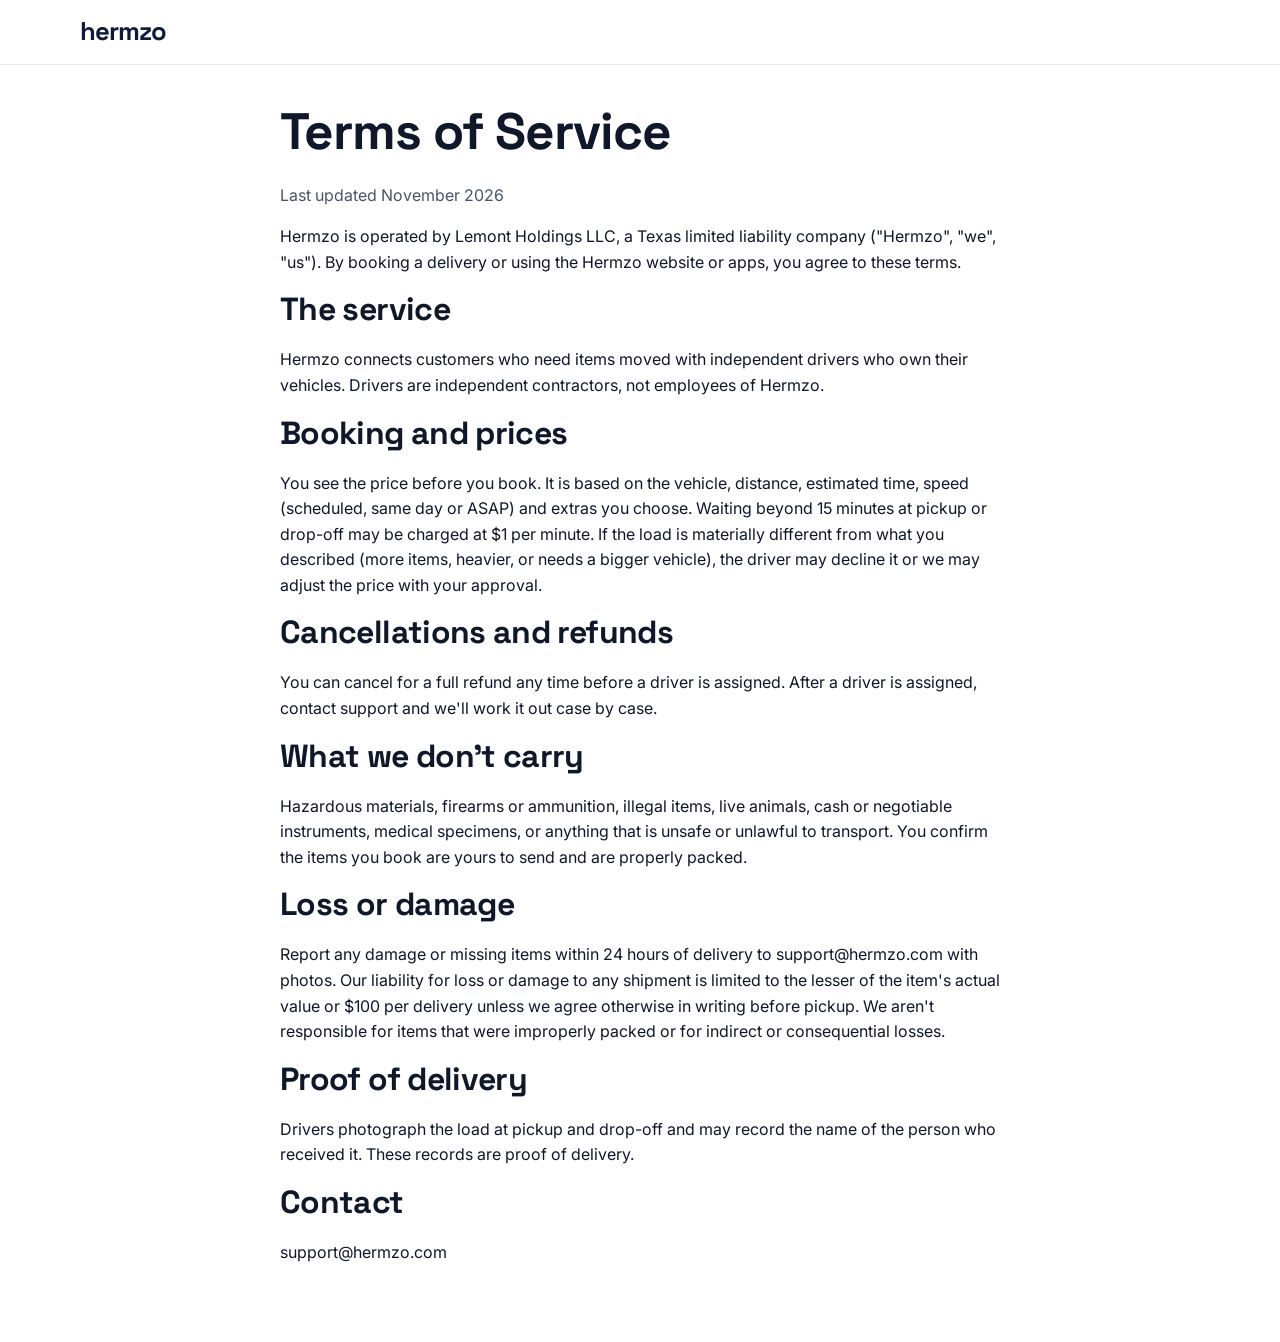
<file: terms/index.html>
<!doctype html>
<html lang="en">
<head>
<meta charset="utf-8">
<meta name="viewport" content="width=device-width, initial-scale=1">
<title>Terms · Hermzo</title>
<link rel="icon" href="/favicon.svg" type="image/svg+xml">
<link href="https://fonts.googleapis.com/css2?family=Inter:wght@400;500;600;700&family=Space+Grotesk:wght@500;700&display=swap" rel="stylesheet">
<link rel="stylesheet" href="/hermzo.css">
</head>
<body>
<header class="top"><div class="wrap row"><a href="/" class="brand"><span>hermzo</span></a></div></header>
<main class="wrap" style="max-width:760px;padding:28px 20px 60px">
<h1>Terms of Service</h1>
<p class="muted">Last updated November 2026</p>
<p>Hermzo is operated by Lemont Holdings LLC, a Texas limited liability company ("Hermzo", "we", "us"). By booking a delivery or using the Hermzo website or apps, you agree to these terms.</p>
<h2>The service</h2>
<p>Hermzo connects customers who need items moved with independent drivers who own their vehicles. Drivers are independent contractors, not employees of Hermzo.</p>
<h2>Booking and prices</h2>
<p>You see the price before you book. It is based on the vehicle, distance, estimated time, speed (scheduled, same day or ASAP) and extras you choose. Waiting beyond 15 minutes at pickup or drop-off may be charged at $1 per minute. If the load is materially different from what you described (more items, heavier, or needs a bigger vehicle), the driver may decline it or we may adjust the price with your approval.</p>
<h2>Cancellations and refunds</h2>
<p>You can cancel for a full refund any time before a driver is assigned. After a driver is assigned, contact support and we'll work it out case by case.</p>
<h2>What we don't carry</h2>
<p>Hazardous materials, firearms or ammunition, illegal items, live animals, cash or negotiable instruments, medical specimens, or anything that is unsafe or unlawful to transport. You confirm the items you book are yours to send and are properly packed.</p>
<h2>Loss or damage</h2>
<p>Report any damage or missing items within 24 hours of delivery to support@hermzo.com with photos. Our liability for loss or damage to any shipment is limited to the lesser of the item's actual value or $100 per delivery unless we agree otherwise in writing before pickup. We aren't responsible for items that were improperly packed or for indirect or consequential losses.</p>
<h2>Proof of delivery</h2>
<p>Drivers photograph the load at pickup and drop-off and may record the name of the person who received it. These records are proof of delivery.</p>
<h2>Contact</h2>
<p>support@hermzo.com</p>
</main>
</body>
</html>
</file>
<file: hermzo.css>
:root{--navy:#0F1B3D;--navy2:#16244F;--orange:#F97316;--orange-d:#C2410C;--ink:#0F172A;--sub:#475569;--line:#E2E8F0;--bg:#F8FAFC;--ok:#15803D;--bad:#B91C1C}
*{box-sizing:border-box}
[hidden]{display:none!important}
html{scroll-behavior:smooth}
body{margin:0;font-family:Inter,system-ui,sans-serif;color:var(--ink);background:#fff;line-height:1.6;font-size:16px}
h1,h2,h3,.brand span{font-family:'Space Grotesk',Inter,sans-serif;letter-spacing:-.02em;line-height:1.15}
h1{font-size:clamp(2rem,4.5vw,3.2rem);margin:.2em 0 .4em}
h2{font-size:clamp(1.5rem,3vw,2rem);margin:0 0 .6em}
h3{font-size:1.1rem;margin:.2em 0}
a{color:var(--orange-d)}a:hover{color:var(--navy)}
.wrap{max-width:1160px;margin:0 auto;padding:0 20px}
.row{display:flex;align-items:center;justify-content:space-between;gap:16px;flex-wrap:wrap}
.top{position:sticky;top:0;z-index:10;background:rgba(255,255,255,.95);border-bottom:1px solid var(--line);backdrop-filter:saturate(1.4) blur(6px)}
.top .row{min-height:64px}
.brand{display:flex;align-items:center;gap:10px;text-decoration:none;color:var(--navy)}
.brand span{font-size:1.6rem;font-weight:700;letter-spacing:-.04em}
.nav{display:flex;gap:18px;align-items:center;flex-wrap:wrap}
.nav a{text-decoration:none;color:var(--ink);font-weight:500}
.btn{display:inline-flex;align-items:center;justify-content:center;gap:8px;background:var(--orange);color:#fff!important;border:0;border-radius:12px;padding:14px 22px;font-weight:700;font-size:1rem;text-decoration:none;cursor:pointer;min-height:48px;font-family:inherit}
.btn:hover{background:var(--orange-d)}
.btn:disabled{opacity:.6;cursor:wait}
.btn.small{padding:8px 16px;min-height:40px}
.btn.wide{width:100%}
.btn.ghost{background:#fff;color:var(--navy)!important;border:2px solid var(--line)}
.link{background:none;border:0;color:var(--orange-d);font-weight:600;cursor:pointer;font-size:.95rem;padding:8px}
.hero{background:linear-gradient(180deg,var(--bg),#fff);padding:48px 0 56px}
.hero-grid{display:grid;grid-template-columns:minmax(0,1fr) minmax(0,480px);gap:48px;align-items:start}
.eyebrow{color:var(--orange-d);font-weight:700;font-size:.9rem;margin:0}
.accent{color:var(--orange)}
.lead{font-size:1.15rem;color:var(--sub);max-width:560px}
.ticks{list-style:none;padding:0;margin:20px 0}
.ticks li{padding-left:28px;position:relative;margin:8px 0;font-weight:500}
.ticks li:before{content:"";position:absolute;left:0;top:7px;width:16px;height:9px;border-left:3px solid var(--orange);border-bottom:3px solid var(--orange);transform:rotate(-45deg)}
.cities{color:var(--sub);font-size:.95rem}
.card{background:#fff;border:1px solid var(--line);border-radius:20px;padding:24px;box-shadow:0 10px 30px rgba(15,27,61,.08)}
.quote h2{font-size:1.5rem}
label{display:block;font-weight:600;font-size:.92rem;margin:12px 0 0;color:var(--ink)}
input,select,textarea{display:block;width:100%;margin-top:6px;padding:12px 14px;border:1.5px solid #CBD5E1;border-radius:12px;font:inherit;font-weight:400;color:var(--ink);background:#fff;min-height:48px}
input:focus,select:focus,textarea:focus{outline:3px solid rgba(249,115,22,.3);border-color:var(--orange)}
fieldset{border:0;padding:0;margin:14px 0 0}
legend{font-weight:600;font-size:.92rem;padding:0;margin-bottom:6px}
.two{display:grid;grid-template-columns:1fr 1fr;gap:12px}
.choices{display:grid;gap:8px}
.choices.four{grid-template-columns:repeat(2,minmax(0,1fr))}
.choices.three{grid-template-columns:repeat(3,minmax(0,1fr))}
.choice{text-align:left;border:1.5px solid #CBD5E1;background:#fff;border-radius:12px;padding:10px 12px;cursor:pointer;font:inherit;min-height:56px;color:var(--ink)}
.choice b{display:block;font-size:.95rem}
.choice span{display:block;font-size:.8rem;color:var(--sub);line-height:1.3}
.choice.on{border-color:var(--orange);background:#FFF7ED;box-shadow:0 0 0 1px var(--orange) inset}
.err{color:var(--bad);font-weight:600;min-height:1.2em;margin:10px 0 0;font-size:.92rem}
.price{display:flex;justify-content:space-between;align-items:flex-start;background:var(--navy);color:#fff;border-radius:14px;padding:16px;margin-bottom:12px}
.price .muted{color:#CBD5E1;display:block;font-size:.9rem}
.price strong{font-family:'Space Grotesk';font-size:2rem}
.price .link{color:#FDBA74}
.lines{list-style:none;padding:0;margin:10px 0;font-size:.9rem;color:var(--sub)}
.longnote{background:#FFF7ED;border:1px solid #FED7AA;color:#9A3412;border-radius:12px;padding:10px 12px;font-size:.9rem;margin:8px 0}
.lines li{display:flex;justify-content:space-between;padding:3px 0;border-bottom:1px dashed var(--line)}
details{margin-top:12px}
summary{cursor:pointer;font-weight:600;color:var(--navy)}
.agree{display:flex;gap:10px;align-items:flex-start;font-weight:500}
.agree input{width:22px;height:22px;min-height:0;margin:2px 0 0;flex:none}
.hp{position:absolute;left:-5000px}
.fine{font-size:.82rem;color:var(--sub);text-align:center;margin:10px 0 0}
.muted{color:var(--sub)}
section{padding:56px 0}
.band{background:var(--bg)}
.band.dark{background:var(--navy);color:#fff}
.band.dark p{color:#CBD5E1}
.split{display:flex;justify-content:space-between;align-items:center;gap:24px;flex-wrap:wrap}
.grid3{display:grid;grid-template-columns:repeat(3,minmax(0,1fr));gap:24px}
.grid4{display:grid;grid-template-columns:repeat(4,minmax(0,1fr));gap:16px;margin-top:16px}
.num{display:inline-flex;width:36px;height:36px;border-radius:10px;background:var(--navy);color:#fff;align-items:center;justify-content:center;font-weight:700}
.veh{border:1px solid var(--line);border-radius:16px;padding:18px}
.from{margin:4px 0;color:var(--sub)}.from b{color:var(--navy);font-size:1.4rem}
.faq details{border-bottom:1px solid var(--line);padding:12px 0;margin:0}
.foot{border-top:1px solid var(--line);padding:24px 0;color:var(--sub);font-size:.9rem}
.foot p{margin:0}
/* tracking + admin */
.status{display:inline-block;background:#FFF7ED;color:var(--orange-d);font-weight:700;border-radius:999px;padding:6px 14px}
.timeline{list-style:none;padding:0;margin:16px 0;border-left:3px solid var(--line)}
.timeline li{padding:4px 0 12px 16px;position:relative}
.timeline li:before{content:"";position:absolute;left:-8px;top:10px;width:13px;height:13px;border-radius:50%;background:var(--orange)}
.timeline time{display:block;color:var(--sub);font-size:.85rem}
#map{height:320px;border-radius:16px;border:1px solid var(--line);margin:16px 0}
table{width:100%;border-collapse:collapse;font-size:.92rem}
th,td{text-align:left;padding:8px;border-bottom:1px solid var(--line);vertical-align:top}
.pill{display:inline-block;border-radius:999px;padding:2px 10px;font-size:.8rem;font-weight:700;background:#F1F5F9;color:var(--navy)}
.tablebox{overflow-x:auto}
@media (max-width:900px){.hero-grid{grid-template-columns:1fr}.grid3,.grid4{grid-template-columns:1fr 1fr}}
@media (max-width:560px){.two,.grid3,.grid4{grid-template-columns:1fr}.choices.three{grid-template-columns:1fr}.nav a:not(.btn){display:none}}
</file>
